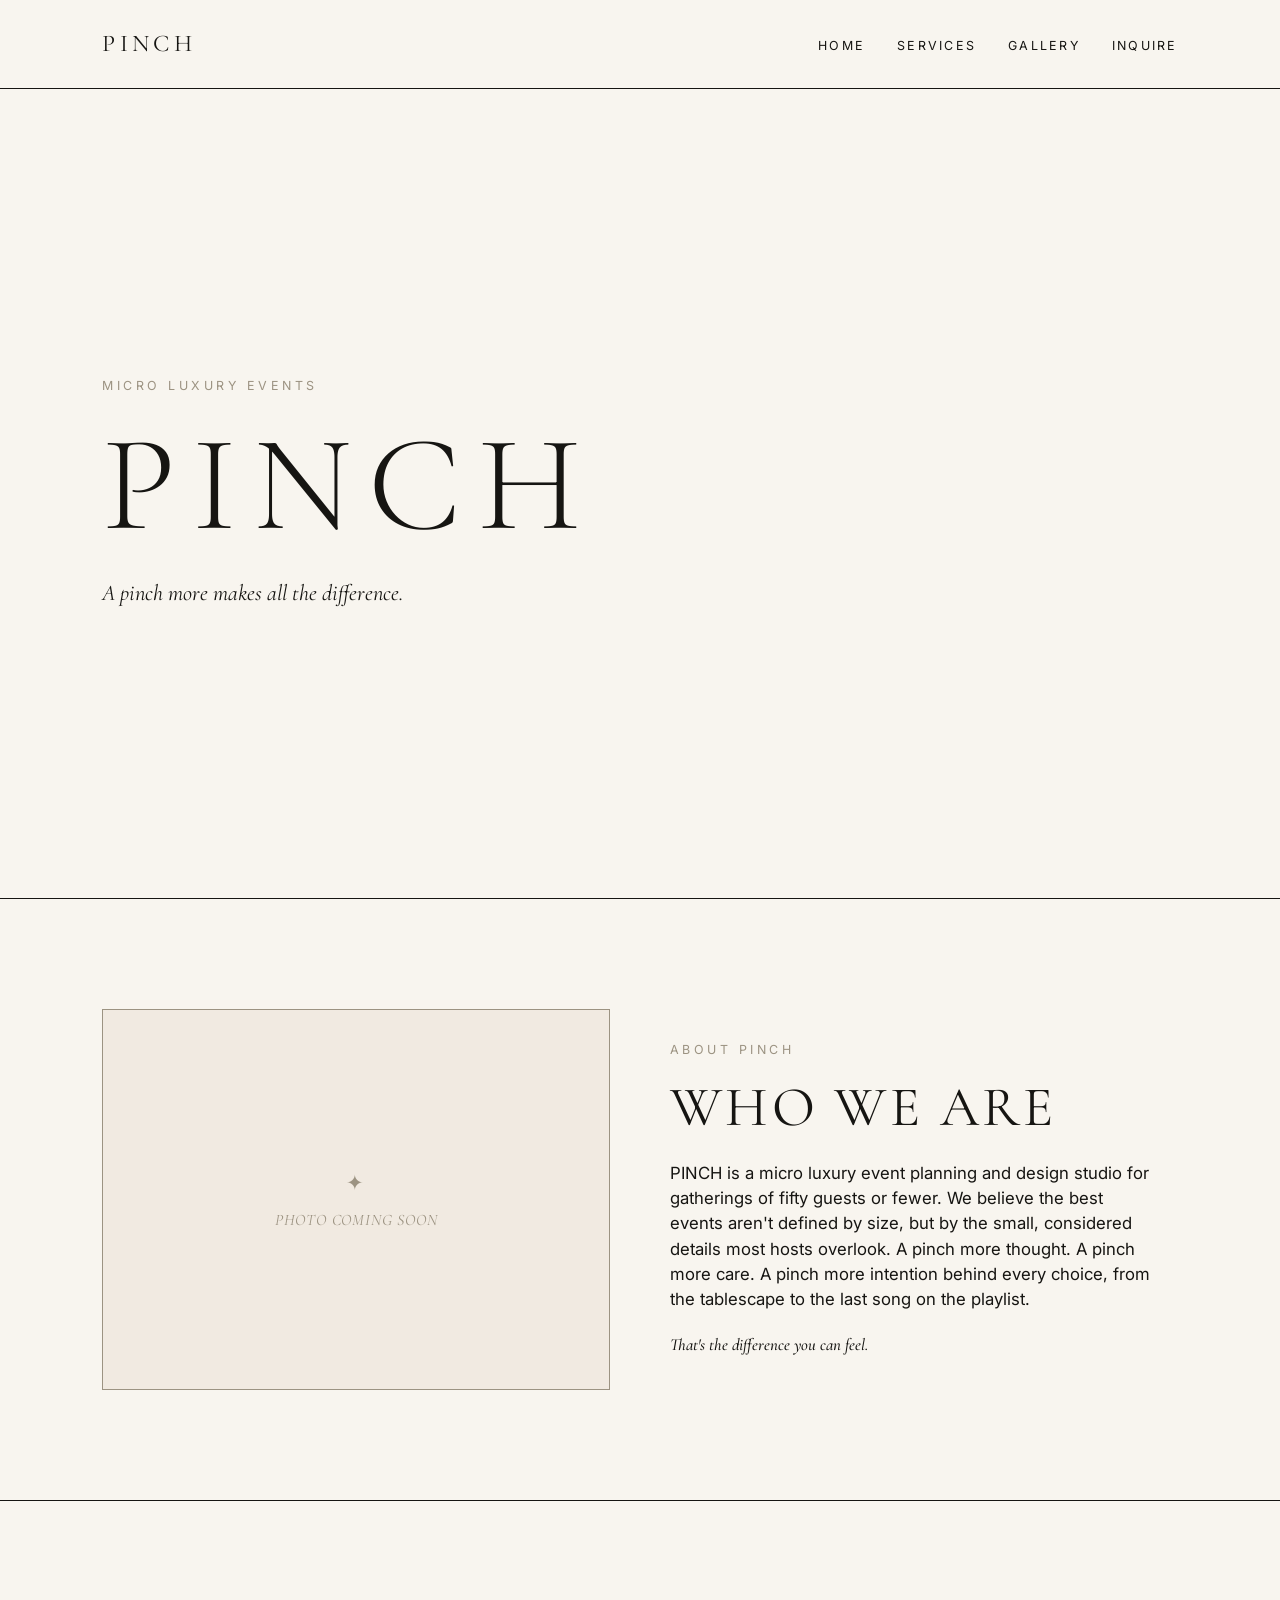
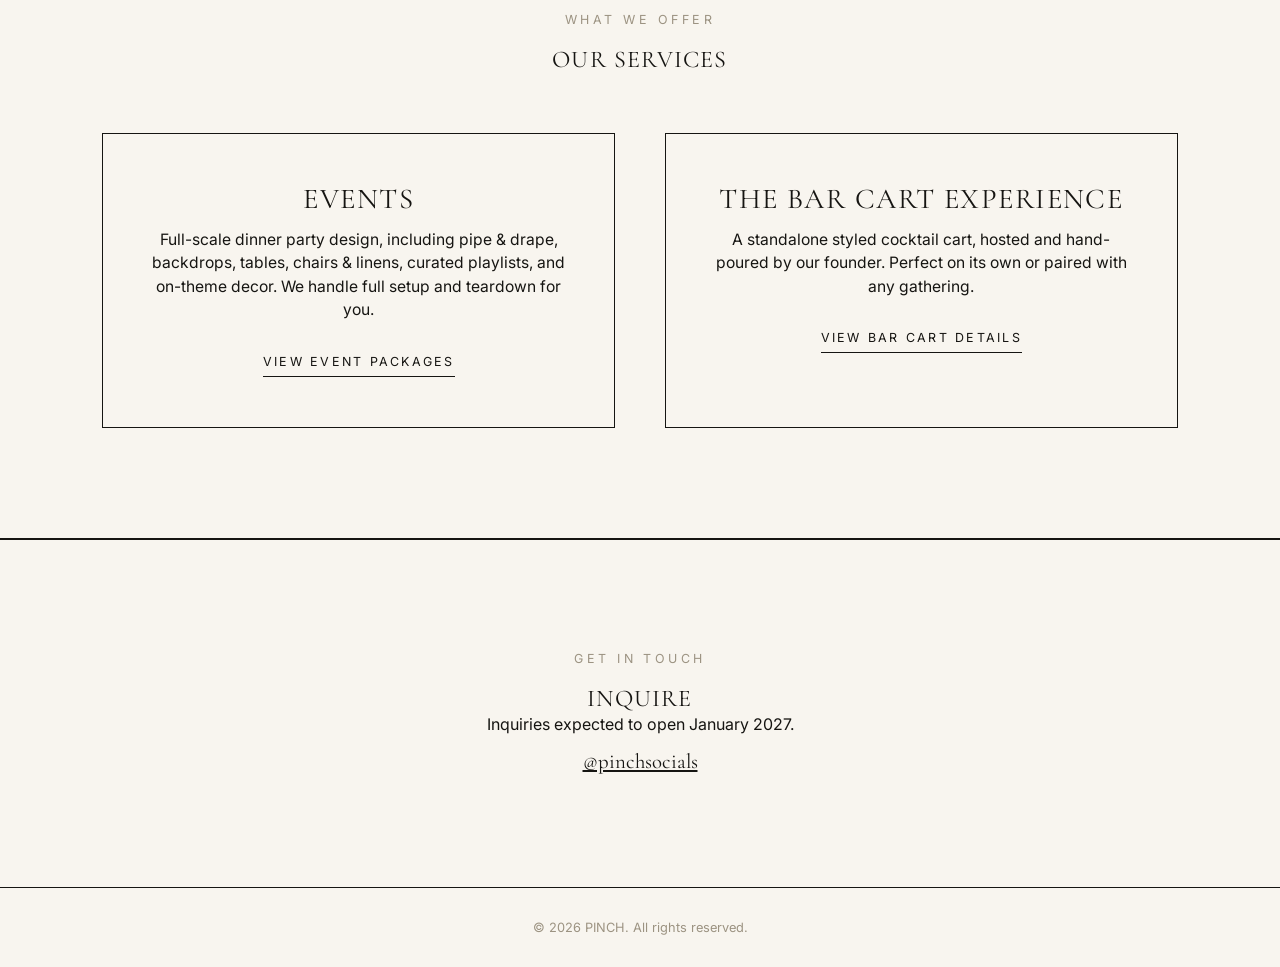
<file: index.html>
<!DOCTYPE html>
<html lang="en">
<head>
<meta charset="UTF-8">
<meta name="viewport" content="width=device-width, initial-scale=1.0">
<title>PINCH | Micro Luxury Events</title>
<link rel="preconnect" href="https://fonts.googleapis.com">
<link href="https://fonts.googleapis.com/css2?family=Cormorant+Garamond:ital,wght@0,300;0,400;0,500;0,600;1,400&family=Inter:wght@400;500&display=swap" rel="stylesheet">
<link rel="stylesheet" href="style.css">
</head>
<body>

<nav>
<a href="index.html" class="nav-brand">Pinch</a>
<ul class="nav-links">
<li><a href="index.html">Home</a></li>
<li><a href="services.html">Services</a></li>
<li><a href="gallery.html">Gallery</a></li>
<li><a href="index.html#inquire">Inquire</a></li>
</ul>
</nav>

<section class="hero">
<div class="eyebrow">Micro Luxury Events</div>
<h1>PINCH</h1>
<p>A pinch more makes all the difference.</p>
</section>

<section class="section split">
<div class="photo-placeholder"><span class="mark">&#10022;</span><span class="label">Photo Coming Soon</span></div>
<div>
<div class="eyebrow">About Pinch</div>
<h2>Who We Are</h2>
<p>PINCH is a micro luxury event planning and design studio for gatherings of fifty guests or fewer. We believe the best events aren't defined by size, but by the small, considered details most hosts overlook. A pinch more thought. A pinch more care. A pinch more intention behind every choice, from the tablescape to the last song on the playlist.</p>
<p class="closing-line">That's the difference you can feel.</p>
</div>
</section>

<section class="section offer-alt">
<div class="eyebrow center-eyebrow">What We Offer</div>
<h2 class="tiers-heading">Our Services</h2>
<div class="offers-grid">
<div class="offer-card">
<h3>Events</h3>
<p>Full-scale dinner party design, including pipe &amp; drape, backdrops, tables, chairs &amp; linens, curated playlists, and on-theme decor. We handle full setup and teardown for you.</p>
<a class="btn" href="services.html#events">View Event Packages</a>
</div>
<div class="offer-card">
<h3>The Bar Cart Experience</h3>
<p>A standalone styled cocktail cart, hosted and hand-poured by our founder. Perfect on its own or paired with any gathering.</p>
<a class="btn" href="services.html#barcart">View Bar Cart Details</a>
</div>
</div>
</section>

<section class="section inquire" id="inquire">
<div class="eyebrow">Get In Touch</div>
<h2>Inquire</h2>
<p>Inquiries expected to open January 2027.</p>
<p class="contact-line"><a href="https://www.instagram.com/pinchsocials/" target="_blank">@pinchsocials</a></p>
</section>

<footer>&copy; 2026 PINCH. All rights reserved.</footer>

</body>
</html>
</file>
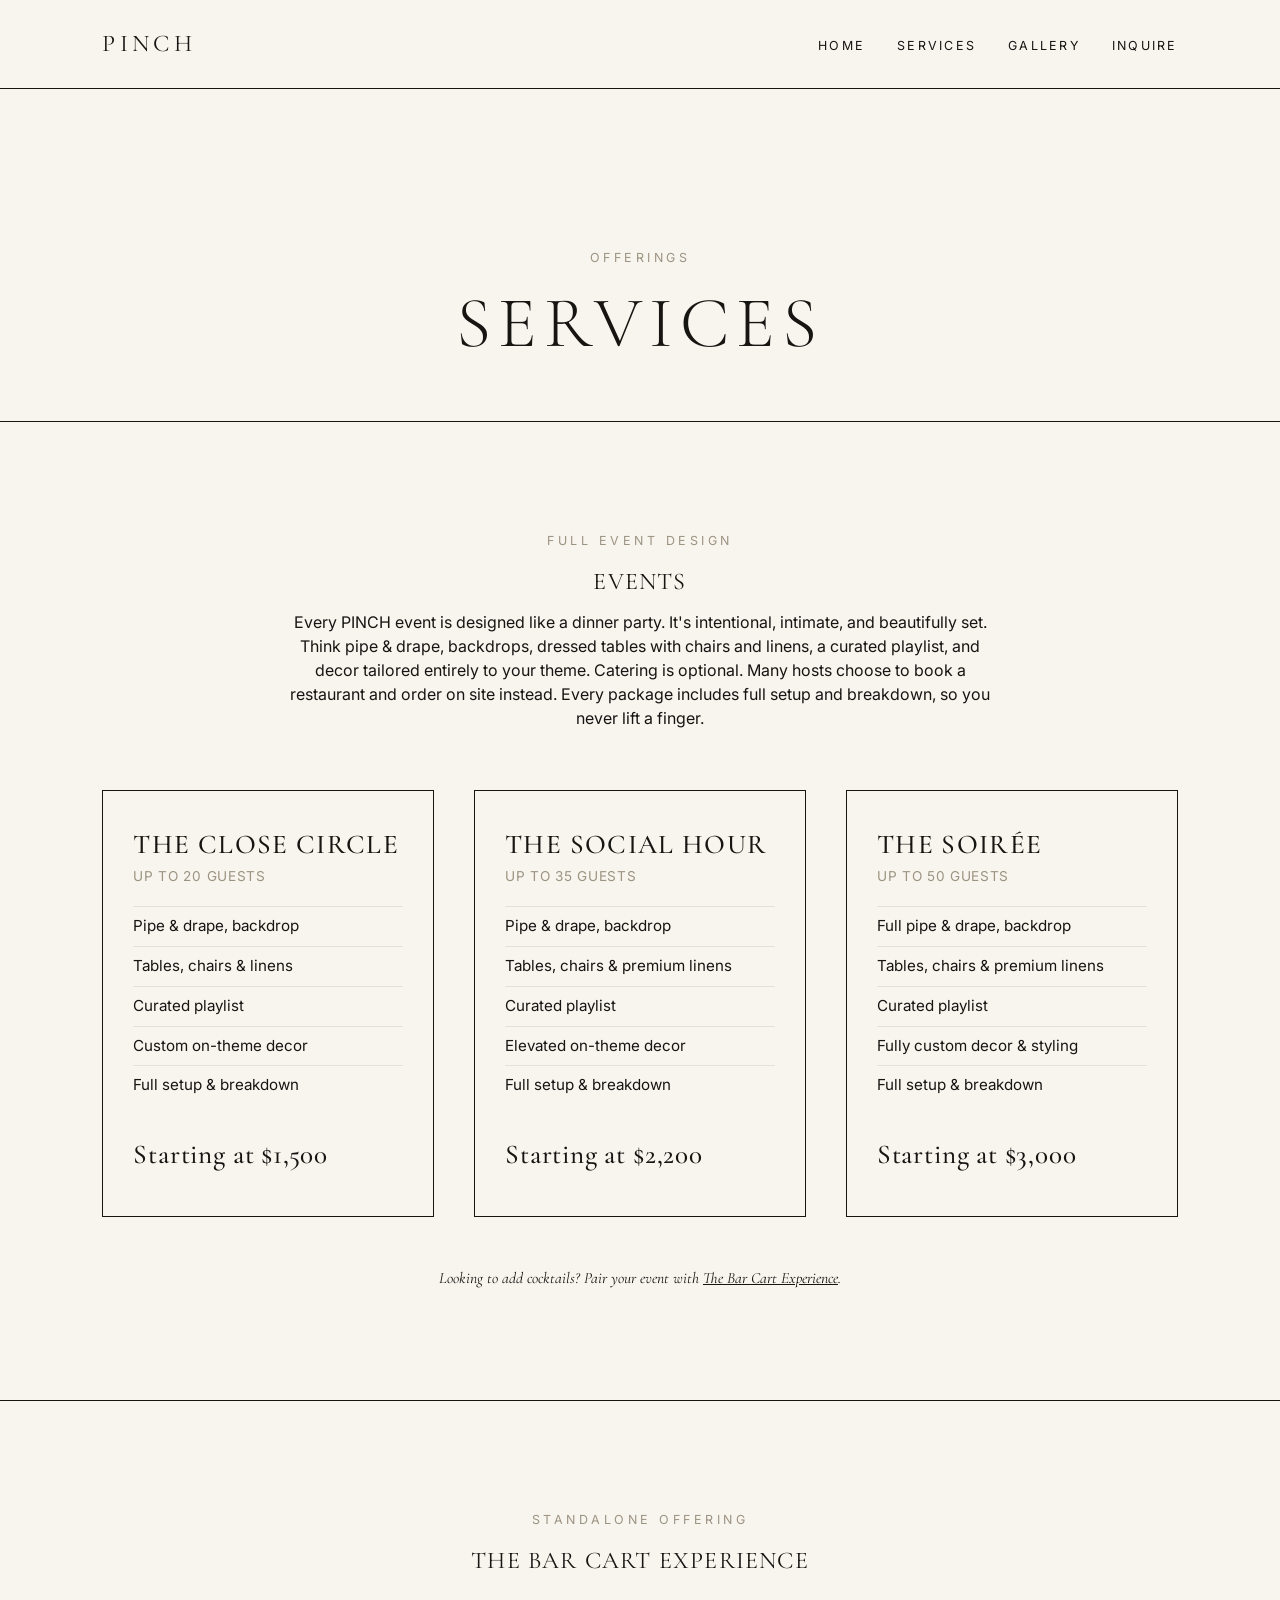
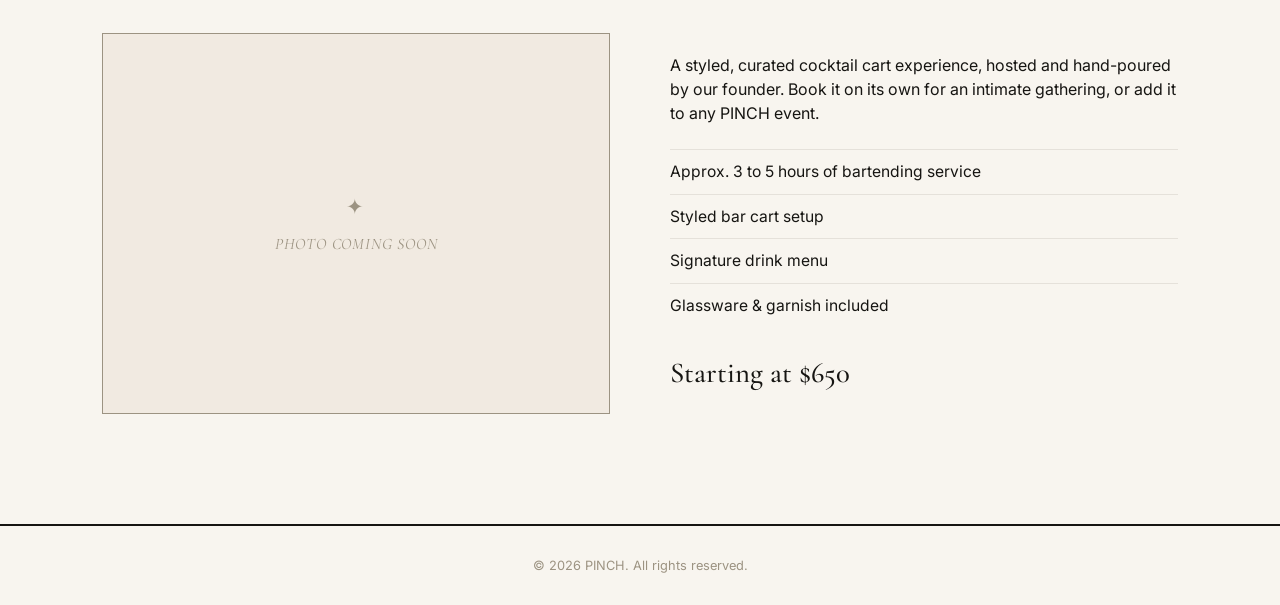
<file: services.html>
<!DOCTYPE html>
<html lang="en">
<head>
<meta charset="UTF-8">
<meta name="viewport" content="width=device-width, initial-scale=1.0">
<title>Services | PINCH</title>
<link rel="preconnect" href="https://fonts.googleapis.com">
<link href="https://fonts.googleapis.com/css2?family=Cormorant+Garamond:ital,wght@0,300;0,400;0,500;0,600;1,400&family=Inter:wght@400;500&display=swap" rel="stylesheet">
<link rel="stylesheet" href="style.css">
</head>
<body>

<nav>
<a href="index.html" class="nav-brand">Pinch</a>
<ul class="nav-links">
<li><a href="index.html">Home</a></li>
<li><a href="services.html">Services</a></li>
<li><a href="gallery.html">Gallery</a></li>
<li><a href="index.html#inquire">Inquire</a></li>
</ul>
</nav>

<div class="page-header">
<div class="eyebrow center-eyebrow">Offerings</div>
<h1>Services</h1>
</div>

<section class="section" id="events">
<div class="eyebrow center-eyebrow">Full Event Design</div>
<h2 class="tiers-heading">Events</h2>
<div class="tiers-intro">
<p>Every PINCH event is designed like a dinner party. It's intentional, intimate, and beautifully set. Think pipe &amp; drape, backdrops, dressed tables with chairs and linens, a curated playlist, and decor tailored entirely to your theme. Catering is optional. Many hosts choose to book a restaurant and order on site instead. Every package includes full setup and breakdown, so you never lift a finger.</p>
</div>
<div class="tiers">
<div class="tier">
<h3>The Close Circle</h3>
<div class="guests">Up to 20 Guests</div>
<ul>
<li>Pipe &amp; drape, backdrop</li>
<li>Tables, chairs &amp; linens</li>
<li>Curated playlist</li>
<li>Custom on-theme decor</li>
<li>Full setup &amp; breakdown</li>
</ul>
<div class="price">Starting at $1,500</div>
</div>
<div class="tier">
<h3>The Social Hour</h3>
<div class="guests">Up to 35 Guests</div>
<ul>
<li>Pipe &amp; drape, backdrop</li>
<li>Tables, chairs &amp; premium linens</li>
<li>Curated playlist</li>
<li>Elevated on-theme decor</li>
<li>Full setup &amp; breakdown</li>
</ul>
<div class="price">Starting at $2,200</div>
</div>
<div class="tier">
<h3>The Soirée</h3>
<div class="guests">Up to 50 Guests</div>
<ul>
<li>Full pipe &amp; drape, backdrop</li>
<li>Tables, chairs &amp; premium linens</li>
<li>Curated playlist</li>
<li>Fully custom decor &amp; styling</li>
<li>Full setup &amp; breakdown</li>
</ul>
<div class="price">Starting at $3,000</div>
</div>
</div>
<p class="cross-link">Looking to add cocktails? Pair your event with <a href="#barcart">The Bar Cart Experience</a>.</p>
</section>

<section class="section offer-alt" id="barcart">
<div class="eyebrow center-eyebrow">Standalone Offering</div>
<h2 class="tiers-heading">The Bar Cart Experience</h2>
<div class="barcart-detail">
<div class="photo-placeholder"><span class="mark">&#10022;</span><span class="label">Photo Coming Soon</span></div>
<div>
<p>A styled, curated cocktail cart experience, hosted and hand-poured by our founder. Book it on its own for an intimate gathering, or add it to any PINCH event.</p>
<ul class="barcart-includes">
<li>Approx. 3 to 5 hours of bartending service</li>
<li>Styled bar cart setup</li>
<li>Signature drink menu</li>
<li>Glassware &amp; garnish included</li>
</ul>
<div class="barcart-price">Starting at $650</div>
</div>
</div>
</section>

<footer>&copy; 2026 PINCH. All rights reserved.</footer>

</body>
</html>
</file>
<file: style.css>
:root{ --black:#161512; --cream:#f8f5ef; --tan:#9c9382; --blush:#f1eae1; }
*{margin:0;padding:0;box-sizing:border-box;}
body{font-family:'Inter',sans-serif;color:var(--black);background:var(--cream);line-height:1.5;}
a{color:inherit;}
h1,h2,h3{font-family:'Cormorant Garamond',serif;text-transform:uppercase;line-height:1.05;letter-spacing:.05em;font-weight:400;}
.section{padding:110px 8vw;}
.eyebrow{font-size:.78rem;letter-spacing:.28em;text-transform:uppercase;color:var(--tan);margin-bottom:18px;}
.center-eyebrow{text-align:center;}

nav{display:flex;justify-content:space-between;align-items:center;padding:26px 8vw;background:var(--cream);border-bottom:1px solid var(--black);position:sticky;top:0;z-index:50;}
.nav-brand{font-family:'Cormorant Garamond',serif;font-size:1.5rem;letter-spacing:.18em;text-transform:uppercase;text-decoration:none;color:var(--black);font-weight:400;}
.nav-links{display:flex;gap:32px;list-style:none;}
.nav-links a{text-decoration:none;color:var(--black);font-size:.78rem;letter-spacing:.18em;text-transform:uppercase;}
.nav-links a:hover{color:var(--tan);}

.hero{min-height:90vh;display:flex;flex-direction:column;justify-content:center;background:var(--cream);color:var(--black);padding:8vw;border-bottom:1px solid var(--black);}
.hero h1{font-size:clamp(3.5rem,12vw,8.5rem);font-weight:300;letter-spacing:.12em;}
.hero p{font-family:'Cormorant Garamond',serif;font-size:1.4rem;margin-top:20px;max-width:500px;font-style:italic;font-weight:400;color:var(--black);}

@keyframes floatIn{from{opacity:0;transform:translateY(26px);}to{opacity:1;transform:translateY(0);}}
.hero .eyebrow{animation:floatIn .9s ease-out both;}
.hero h1{animation:floatIn 1.1s ease-out .15s both;}
.hero p{animation:floatIn 1.1s ease-out .35s both;}

.page-header{padding:160px 8vw 60px;text-align:center;border-bottom:1px solid var(--black);}
.page-header h1{font-size:clamp(2.5rem,7vw,4.5rem);font-weight:300;letter-spacing:.1em;}

.photo-placeholder{width:100%;aspect-ratio:4/3;background:var(--blush);display:flex;flex-direction:column;align-items:center;justify-content:center;gap:10px;color:var(--tan);border:1px solid var(--tan);}
.photo-placeholder .mark{font-size:1.3rem;letter-spacing:.1em;}
.photo-placeholder .label{font-family:'Cormorant Garamond',serif;font-style:italic;font-size:1rem;letter-spacing:.05em;text-transform:uppercase;}

.split{display:grid;grid-template-columns:1fr 1fr;gap:60px;align-items:center;}
.split h2{font-size:clamp(2rem,5vw,3.5rem);margin-bottom:24px;font-weight:400;letter-spacing:.06em;}
.split p{font-size:1.05rem;max-width:480px;}
.closing-line{font-family:'Cormorant Garamond',serif;font-style:italic;font-weight:500;margin-top:20px;font-size:1.3rem;}

.offer-alt{background:var(--cream);color:var(--black);border-top:1px solid var(--black);border-bottom:1px solid var(--black);}

.offers-grid{display:grid;grid-template-columns:1fr 1fr;gap:50px;margin-top:60px;}
.offer-card{border:1px solid var(--black);padding:50px 40px;text-align:center;}
.offer-card h3{font-size:1.8rem;font-weight:400;margin-bottom:14px;}
.offer-card p{font-size:.98rem;margin-bottom:26px;}
.offer-card a.btn{display:inline-block;font-size:.78rem;letter-spacing:.18em;text-transform:uppercase;text-decoration:none;color:var(--black);border-bottom:1px solid var(--black);padding-bottom:4px;}
.offer-card a.btn:hover{color:var(--tan);border-color:var(--tan);}

.tiers-heading,.gallery-heading{text-align:center;margin-bottom:16px;}
.tiers{display:grid;grid-template-columns:repeat(3,1fr);gap:40px;margin-top:60px;}
.tier{border:1px solid var(--black);padding:40px 30px;display:flex;flex-direction:column;}
.tier h3{font-size:1.7rem;margin-bottom:6px;font-weight:500;}
.tier .guests{font-size:.85rem;letter-spacing:.05em;text-transform:uppercase;color:var(--tan);margin-bottom:20px;font-family:'Inter',sans-serif;}
.tier ul{list-style:none;margin-bottom:30px;flex-grow:1;}
.tier ul li{padding:8px 0;border-top:1px solid #e5e1da;font-size:.95rem;}
.tier .price{font-family:'Cormorant Garamond',serif;font-weight:500;font-size:1.7rem;margin-top:auto;letter-spacing:.03em;}

.tiers-intro{max-width:700px;margin:0 auto;text-align:center;}
.cross-link{margin-top:50px;text-align:center;font-size:.98rem;font-style:italic;font-family:'Cormorant Garamond',serif;}
.cross-link a{text-decoration:underline;}

.barcart-detail{display:grid;grid-template-columns:1fr 1fr;gap:60px;align-items:center;margin-top:60px;}
.barcart-includes{list-style:none;margin-top:24px;}
.barcart-includes li{padding:10px 0;border-top:1px solid #e5e1da;font-size:.98rem;}
.barcart-price{font-family:'Cormorant Garamond',serif;font-weight:500;font-size:1.8rem;margin-top:24px;}

.gallery-grid{display:grid;grid-template-columns:1fr 1fr;gap:20px;margin-top:20px;}

.inquire{background:var(--cream);color:var(--black);text-align:center;border-top:1px solid var(--black);}
.inquire a{color:var(--black);text-decoration:underline;}
.inquire .contact-line{font-family:'Cormorant Garamond',serif;margin-top:10px;font-size:1.3rem;}
.inquire .note{margin-top:30px;font-size:.9rem;color:var(--tan);}

footer{text-align:center;padding:30px;font-size:.8rem;color:var(--tan);border-top:1px solid var(--black);}

@media (max-width:768px){
.split,.barcart-detail{grid-template-columns:1fr;}
.tiers,.gallery-grid,.offers-grid{grid-template-columns:1fr;}
nav{flex-direction:column;gap:14px;padding:20px 6vw;}
.nav-links{gap:22px;}
}
</file>
